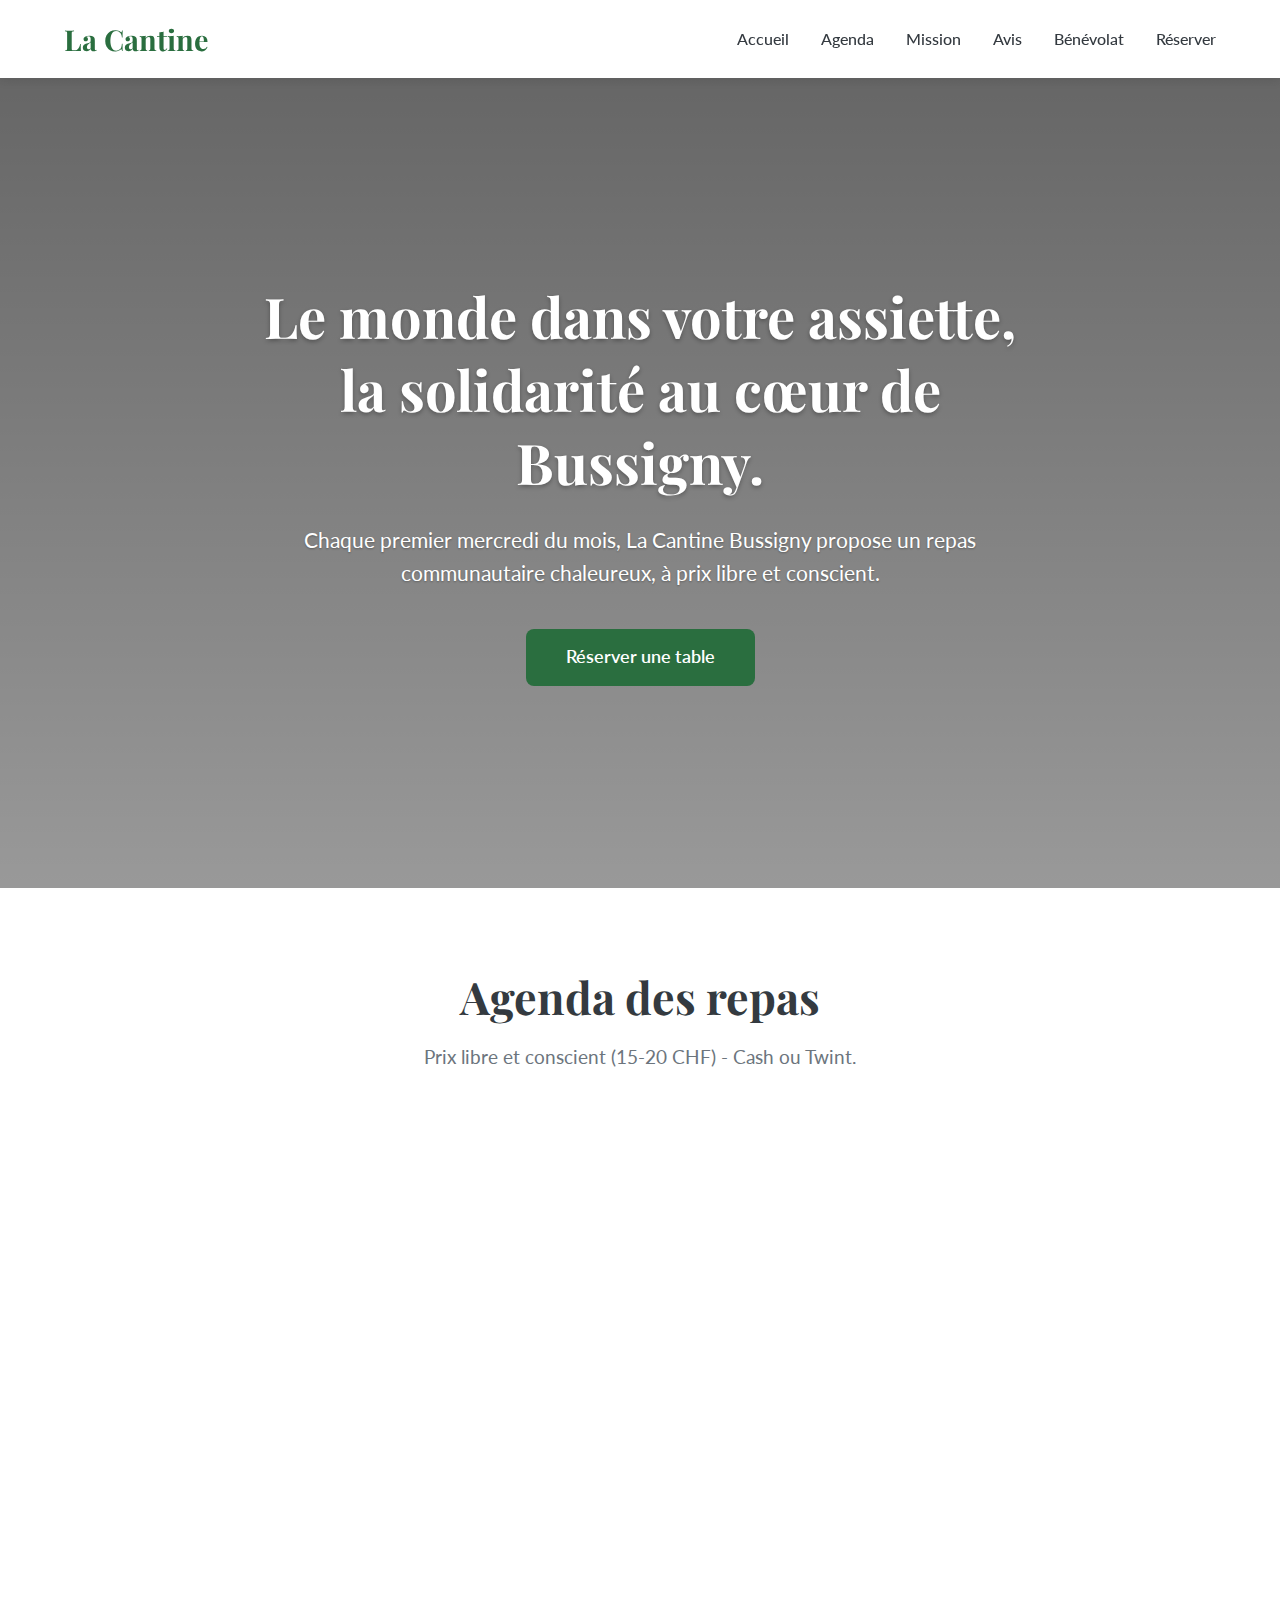
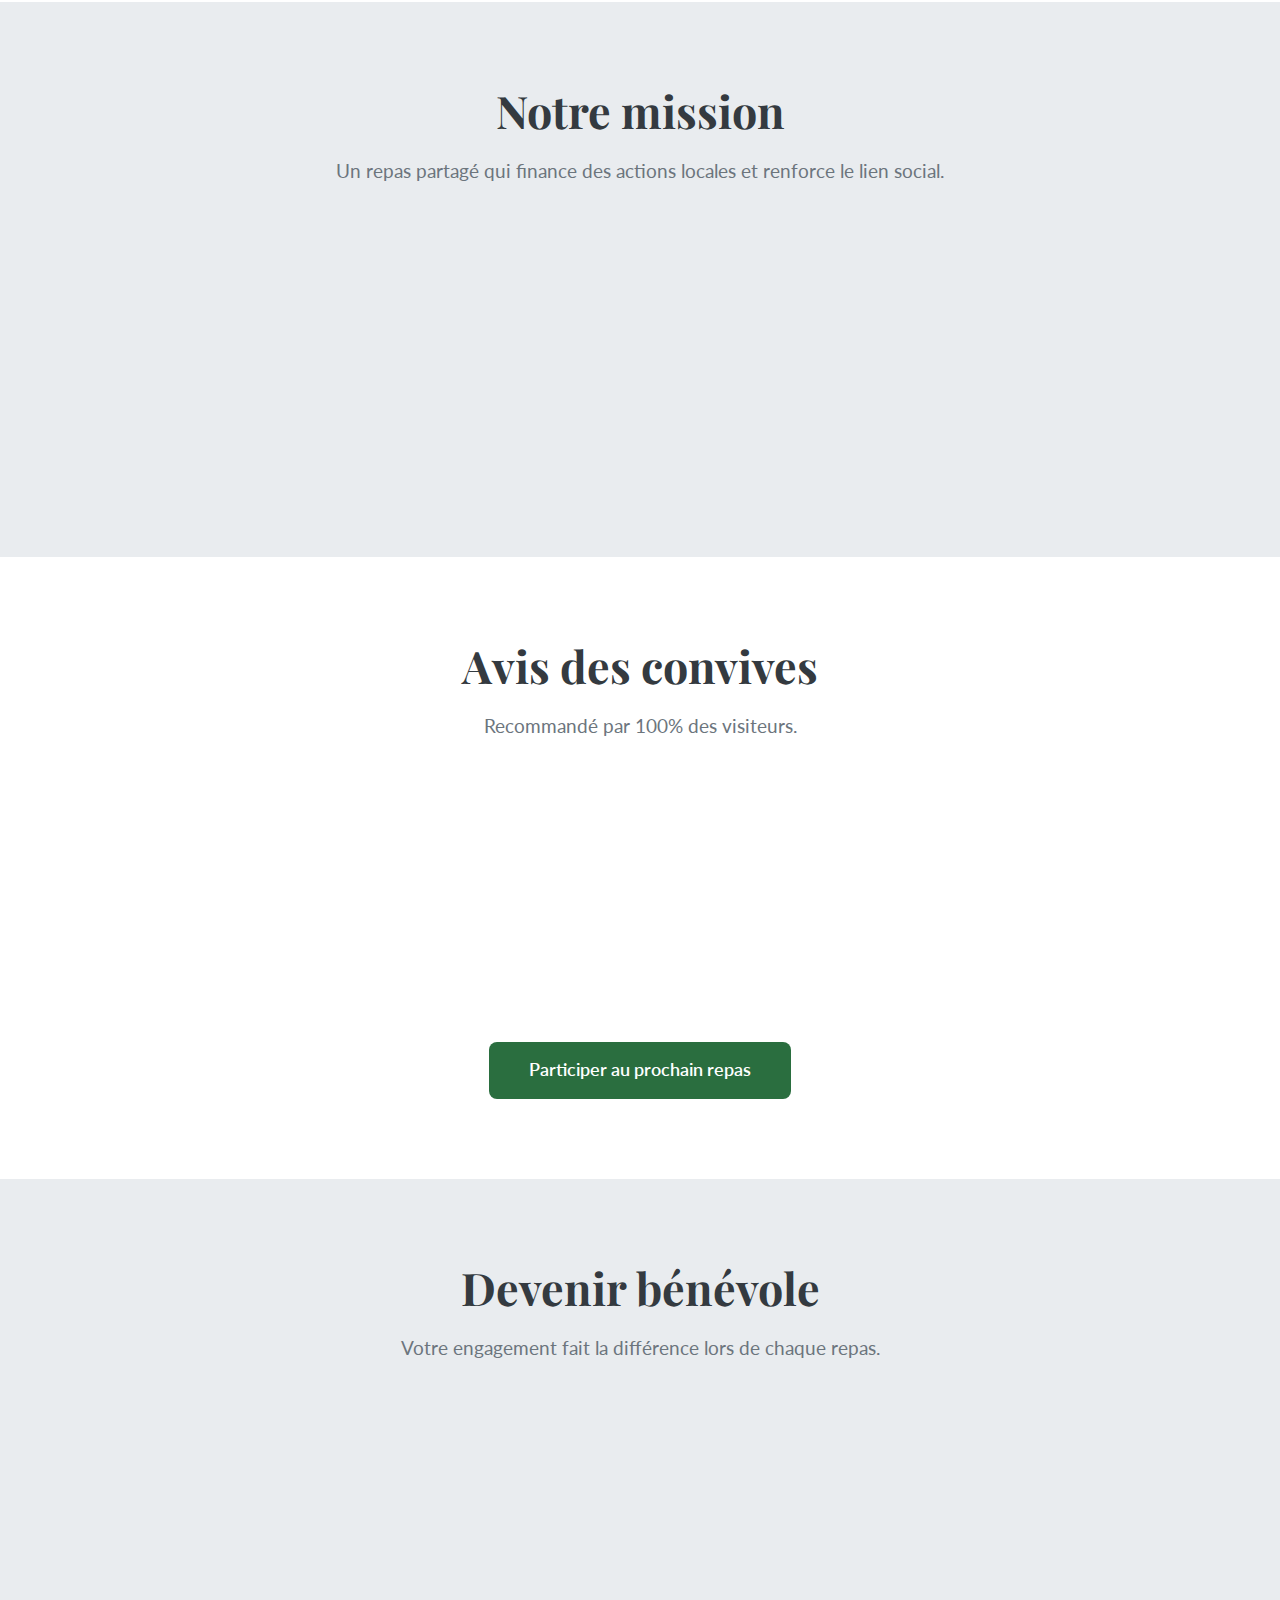
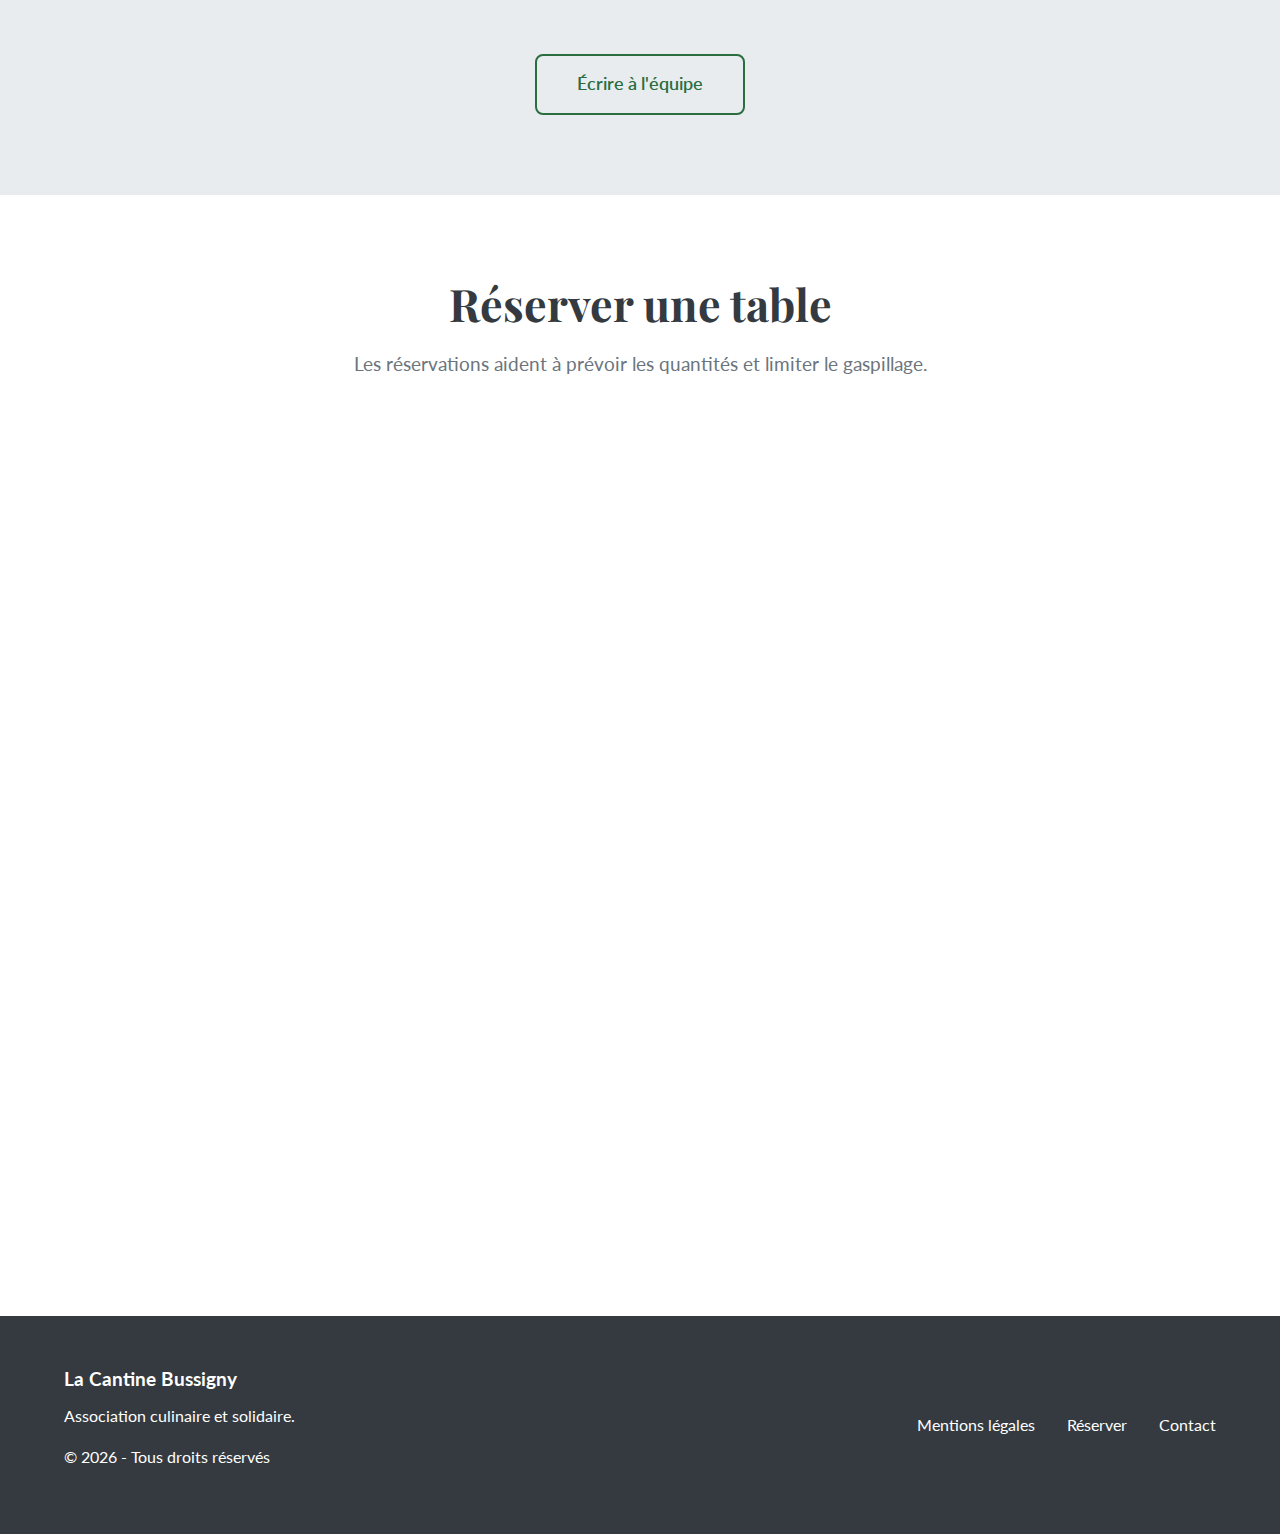
<file: index.html>
<!DOCTYPE html>
<html lang="fr">
<head>
  <meta charset="UTF-8">
  <meta name="viewport" content="width=device-width, initial-scale=1.0">
  <title>La Cantine Bussigny - Repas communautaires solidaires</title>
  <meta name="description" content="La Cantine Bussigny organise des repas communautaires solidaires chaque mois. Découvrez nos menus, réservez votre place et soutenez des actions locales.">
  <meta name="keywords" content="La Cantine Bussigny, repas communautaires, solidarité, Bussigny, association, bénévolat, réservation">
  <meta name="author" content="La Cantine Bussigny">
  <meta property="og:title" content="La Cantine Bussigny - Repas communautaires solidaires">
  <meta property="og:description" content="Repas communautaires solidaires à Bussigny. Réservez votre place et soutenez nos actions locales.">
  <meta property="og:image" content="https://images.unsplash.com/photo-1504674900247-0877df9cc836?auto=format&fit=crop&w=1200&q=80">
  <meta property="og:type" content="website">
  <meta property="og:url" content="https://lacantine-bussigny.github.io/">
  <link rel="manifest" href="manifest.json">
  <link rel="icon" href="data:image/svg+xml,<svg xmlns=%22http://www.w3.org/2000/svg%22 viewBox=%220 0 100 100%22><text y=%22.9em%22 font-size=%2290%22>🍽️</text></svg>">
  <link rel="icon" type="image/png" href="https://images.unsplash.com/photo-1504674900247-0877df9cc836?auto=format&fit=crop&w=64&q=80">
  <link rel="preconnect" href="https://fonts.googleapis.com">
  <link rel="preconnect" href="https://fonts.gstatic.com" crossorigin>
  <link href="https://fonts.googleapis.com/css2?family=Lato:wght@300;400;700&family=Playfair+Display:wght@500;700&display=swap" rel="stylesheet">
  <style>
    /* Variables CSS */
    :root {
      --primary-color: #2a6e3f;
      --primary-dark: #1e4f2c;
      --secondary-color: #d4a55e;
      --light-color: #f8f9fa;
      --dark-color: #343a40;
      --gray-color: #6c757d;
      --light-gray: #e9ecef;
      --transition: all 0.3s ease;
      --shadow: 0 4px 12px rgba(0, 0, 0, 0.08);
      --shadow-hover: 0 8px 24px rgba(0, 0, 0, 0.12);
      --border-radius: 8px;
    }

    /* Reset et base */
    * {
      margin: 0;
      padding: 0;
      box-sizing: border-box;
    }

    html {
      scroll-behavior: smooth;
    }

    body {
      font-family: 'Lato', sans-serif;
      line-height: 1.6;
      color: var(--dark-color);
      overflow-x: hidden;
    }

    h1, h2, h3, h4 {
      font-family: 'Playfair Display', serif;
      font-weight: 700;
      line-height: 1.3;
      margin-bottom: 1rem;
    }

    h1 {
      font-size: clamp(2.5rem, 5vw, 3.5rem);
    }

    h2 {
      font-size: clamp(2rem, 4vw, 2.8rem);
    }

    h3 {
      font-size: clamp(1.5rem, 3vw, 1.8rem);
    }

    p {
      margin-bottom: 1rem;
    }

    a {
      text-decoration: none;
      color: inherit;
    }

    img {
      max-width: 100%;
      height: auto;
    }

    .container {
      width: 100%;
      max-width: 1200px;
      margin: 0 auto;
      padding: 0 1.5rem;
    }

    .section {
      padding: 5rem 0;
    }

    .section.alt {
      background-color: var(--light-gray);
    }

    .section-heading {
      text-align: center;
      margin-bottom: 3rem;
    }

    .section-heading p {
      font-size: 1.2rem;
      color: var(--gray-color);
      max-width: 700px;
      margin: 0 auto;
    }

    /* Header */
    .site-header {
      position: sticky;
      top: 0;
      z-index: 1000;
      background-color: rgba(255, 255, 255, 0.95);
      backdrop-filter: blur(10px);
      box-shadow: 0 2px 10px rgba(0, 0, 0, 0.1);
      padding: 1rem 0;
    }

    .header-inner {
      display: flex;
      justify-content: space-between;
      align-items: center;
    }

    .logo {
      font-family: 'Playfair Display', serif;
      font-size: 1.8rem;
      font-weight: 700;
      color: var(--primary-color);
      transition: var(--transition);
    }

    .logo:hover {
      color: var(--primary-dark);
    }

    .burger {
      display: none;
      background: none;
      border: none;
      cursor: pointer;
      width: 30px;
      height: 30px;
      flex-direction: column;
      justify-content: space-between;
      padding: 0;
      z-index: 1001;
    }

    .burger span {
      display: block;
      height: 3px;
      width: 100%;
      background-color: var(--primary-color);
      transition: var(--transition);
      border-radius: 3px;
    }

    .burger.active span:nth-child(1) {
      transform: translateY(11px) rotate(45deg);
    }

    .burger.active span:nth-child(2) {
      opacity: 0;
    }

    .burger.active span:nth-child(3) {
      transform: translateY(-11px) rotate(-45deg);
    }

    .nav {
      display: flex;
      gap: 2rem;
    }

    .nav a {
      position: relative;
      padding: 0.5rem 0;
      font-weight: 500;
      transition: var(--transition);
    }

    .nav a:hover {
      color: var(--primary-color);
    }

    .nav a::after {
      content: '';
      position: absolute;
      bottom: 0;
      left: 0;
      width: 0;
      height: 2px;
      background-color: var(--primary-color);
      transition: var(--transition);
    }

    .nav a:hover::after {
      width: 100%;
    }

    /* Hero */
    .hero {
      position: relative;
      min-height: 90vh;
      display: flex;
      align-items: center;
      background: linear-gradient(rgba(0, 0, 0, 0.6), rgba(0, 0, 0, 0.4)), 
                  url('https://images.unsplash.com/photo-1504674900247-0877df9cc836?auto=format&fit=crop&w=1600&q=80') center/cover no-repeat;
      color: white;
      text-align: center;
    }

    .hero-content {
      position: relative;
      z-index: 2;
      max-width: 800px;
    }

    .hero h1 {
      margin-bottom: 1.5rem;
      text-shadow: 0 2px 4px rgba(0, 0, 0, 0.3);
    }

    .hero p {
      font-size: 1.3rem;
      margin-bottom: 2.5rem;
      text-shadow: 0 1px 2px rgba(0, 0, 0, 0.3);
    }

    /* Boutons */
    .button {
      display: inline-block;
      background-color: var(--primary-color);
      color: white;
      padding: 0.9rem 2.5rem;
      border-radius: var(--border-radius);
      font-weight: 600;
      border: none;
      cursor: pointer;
      transition: var(--transition);
      font-size: 1.1rem;
      text-align: center;
    }

    .button:hover {
      background-color: var(--primary-dark);
      transform: translateY(-3px);
      box-shadow: var(--shadow-hover);
    }

    .button.ghost {
      background-color: transparent;
      border: 2px solid var(--primary-color);
      color: var(--primary-color);
    }

    .button.ghost:hover {
      background-color: var(--primary-color);
      color: white;
    }

    /* Cards */
    .cards {
      display: grid;
      grid-template-columns: repeat(auto-fit, minmax(300px, 1fr));
      gap: 2rem;
      margin-bottom: 2rem;
    }

    .card {
      background: white;
      border-radius: var(--border-radius);
      padding: 2rem;
      box-shadow: var(--shadow);
      transition: var(--transition);
      height: 100%;
    }

    .card:hover {
      transform: translateY(-10px);
      box-shadow: var(--shadow-hover);
    }

    .card.highlight {
      border-top: 5px solid var(--secondary-color);
    }

    .card.muted {
      opacity: 0.8;
    }

    .card h3 {
      color: var(--primary-color);
      margin-bottom: 1rem;
    }

    .card-status {
      display: inline-block;
      padding: 0.3rem 0.8rem;
      background-color: var(--light-color);
      border-radius: 20px;
      font-size: 0.9rem;
      margin-bottom: 1rem;
      font-weight: 600;
    }

    /* Témoignage */
    .testimonial {
      max-width: 800px;
      margin: 0 auto;
      padding: 3rem;
      background-color: white;
      border-radius: var(--border-radius);
      box-shadow: var(--shadow);
      text-align: center;
      position: relative;
    }

    .testimonial p {
      font-size: 1.3rem;
      font-style: italic;
      margin-bottom: 2rem;
      position: relative;
    }

    .testimonial p::before,
    .testimonial p::after {
      content: '"';
      font-size: 3rem;
      color: var(--secondary-color);
      position: absolute;
      opacity: 0.3;
    }

    .testimonial p::before {
      top: -1.5rem;
      left: -1rem;
    }

    .testimonial p::after {
      bottom: -2.5rem;
      right: -1rem;
    }

    .testimonial span {
      font-weight: 700;
      color: var(--primary-color);
    }

    /* Formulaire de réservation */
    .contact-grid {
      display: grid;
      grid-template-columns: repeat(auto-fit, minmax(300px, 1fr));
      gap: 3rem;
    }

    .contact-info h3 {
      margin-bottom: 1.5rem;
      color: var(--primary-color);
    }

    .contact-info p {
      margin-bottom: 0.8rem;
    }

    .map-wrapper {
      margin-top: 2rem;
      border-radius: var(--border-radius);
      overflow: hidden;
      box-shadow: var(--shadow);
    }

    .map-wrapper iframe {
      width: 100%;
      height: 250px;
      border: none;
      display: block;
    }

    .contact-form {
      display: flex;
      flex-direction: column;
    }

    .contact-form label {
      margin-bottom: 0.5rem;
      font-weight: 600;
    }

    .contact-form input,
    .contact-form textarea,
    .contact-form select {
      margin-bottom: 1.5rem;
      padding: 0.9rem;
      border: 1px solid #ddd;
      border-radius: var(--border-radius);
      font-family: 'Lato', sans-serif;
      font-size: 1rem;
      transition: var(--transition);
    }

    .contact-form input:focus,
    .contact-form textarea:focus,
    .contact-form select:focus {
      outline: none;
      border-color: var(--primary-color);
      box-shadow: 0 0 0 3px rgba(42, 110, 63, 0.2);
    }

    .hidden {
      display: none;
    }

    /* Footer */
    .site-footer {
      background-color: var(--dark-color);
      color: white;
      padding: 3rem 0;
    }

    .footer-inner {
      display: flex;
      justify-content: space-between;
      align-items: center;
      flex-wrap: wrap;
      gap: 2rem;
    }

    .footer-links {
      display: flex;
      gap: 2rem;
    }

    .footer-links a {
      transition: var(--transition);
    }

    .footer-links a:hover {
      color: var(--secondary-color);
    }

    /* Animations */
    @keyframes fadeIn {
      from { opacity: 0; transform: translateY(20px); }
      to { opacity: 1; transform: translateY(0); }
    }

    .fade-in {
      animation: fadeIn 0.8s ease-out forwards;
    }

    /* Responsive */
    @media (max-width: 992px) {
      .section {
        padding: 4rem 0;
      }
    }

    @media (max-width: 768px) {
      .burger {
        display: flex;
      }

      .nav {
        position: fixed;
        top: 0;
        right: -100%;
        width: 70%;
        height: 100vh;
        background-color: white;
        flex-direction: column;
        justify-content: center;
        align-items: center;
        gap: 2rem;
        transition: var(--transition);
        box-shadow: -5px 0 15px rgba(0, 0, 0, 0.1);
      }

      .nav.active {
        right: 0;
      }

      .hero {
        min-height: 80vh;
      }

      .cards {
        grid-template-columns: 1fr;
      }

      .contact-grid {
        grid-template-columns: 1fr;
      }

      .footer-inner {
        flex-direction: column;
        text-align: center;
      }

      .footer-links {
        flex-direction: column;
        gap: 1rem;
      }
    }

    @media (max-width: 480px) {
      .section {
        padding: 3rem 0;
      }

      .testimonial {
        padding: 2rem 1.5rem;
      }

      .button {
        width: 100%;
        padding: 1rem;
      }
    }

    /* Accessibilité */
    .sr-only {
      position: absolute;
      width: 1px;
      height: 1px;
      padding: 0;
      margin: -1px;
      overflow: hidden;
      clip: rect(0, 0, 0, 0);
      white-space: nowrap;
      border: 0;
    }

    :focus {
      outline: 3px solid var(--primary-color);
      outline-offset: 3px;
    }

    /* Performance optimisations */
    img[loading="lazy"] {
      opacity: 0;
      transition: opacity 0.3s;
    }

    img[loading="lazy"].loaded {
      opacity: 1;
    }
  </style>
</head>
<body>
  <a href="#main-content" class="sr-only">Aller au contenu principal</a>
  
  <header class="site-header">
    <div class="container header-inner">
      <a class="logo" href="#accueil" aria-label="La Cantine - Retour à l'accueil">La Cantine</a>
      <button class="burger" type="button" aria-label="Ouvrir le menu" aria-expanded="false" aria-controls="primary-nav">
        <span></span>
        <span></span>
        <span></span>
      </button>
      <nav id="primary-nav" class="nav" aria-label="Navigation principale">
        <a href="#accueil">Accueil</a>
        <a href="#agenda">Agenda</a>
        <a href="#mission">Mission</a>
        <a href="#avis">Avis</a>
        <a href="#benevolat">Bénévolat</a>
        <a href="#reserver">Réserver</a>
      </nav>
    </div>
  </header>

  <main id="main-content">
    <section id="accueil" class="hero">
      <div class="container hero-content fade-in">
        <h1>Le monde dans votre assiette, la solidarité au cœur de Bussigny.</h1>
        <p>Chaque premier mercredi du mois, La Cantine Bussigny propose un repas communautaire chaleureux, à prix libre et conscient.</p>
        <a class="button" href="#reserver">Réserver une table</a>
      </div>
    </section>

    <section id="agenda" class="section">
      <div class="container">
        <div class="section-heading">
          <h2>Agenda des repas</h2>
          <p>Prix libre et conscient (15-20 CHF) - Cash ou Twint.</p>
        </div>
        <div class="cards">
          <article class="card highlight fade-in">
            <h3>Mercredi 4 février</h3>
            <p class="card-status">Ouvert aux réservations</p>
            <p><strong>Destination :</strong> Algérie</p>
            <p><strong>Plat :</strong> Berkoukes traditionnel</p>
            <p><strong>Horaires :</strong> 19h00 - 22h00</p>
            <a class="button" href="#reserver" style="margin-top: 1rem; display: inline-block;">Réserver</a>
          </article>
          <article class="card muted fade-in" style="animation-delay: 0.1s">
            <h3>Mercredi 4 mars</h3>
            <p class="card-status">Bientôt</p>
            <p>Programme en préparation.</p>
            <p><em>Thème à annoncer</em></p>
          </article>
          <article class="card muted fade-in" style="animation-delay: 0.2s">
            <h3>Mercredi 1er avril</h3>
            <p class="card-status">Bientôt</p>
            <p>Programme en préparation.</p>
            <p><em>Thème à annoncer</em></p>
          </article>
        </div>
      </div>
    </section>

    <section id="mission" class="section alt">
      <div class="container">
        <div class="section-heading">
          <h2>Notre mission</h2>
          <p>Un repas partagé qui finance des actions locales et renforce le lien social.</p>
        </div>
        <div class="cards">
          <article class="card fade-in">
            <h3>Aide alimentaire</h3>
            <p>Les bénéfices soutiennent directement nos distributions mensuelles de nourriture aux familles dans le besoin.</p>
          </article>
          <article class="card fade-in" style="animation-delay: 0.1s">
            <h3>Noël solidaire</h3>
            <p>Chaque année, nous organisons un repas festif gratuit pour plus de 100 familles locales.</p>
          </article>
          <article class="card fade-in" style="animation-delay: 0.2s">
            <h3>Lien social</h3>
            <p>La Cantine est un lieu de rencontres intergénérationnelles et inclusives qui brise l'isolement.</p>
          </article>
        </div>
      </div>
    </section>

    <section id="avis" class="section">
      <div class="container">
        <div class="section-heading">
          <h2>Avis des convives</h2>
          <p>Recommandé par 100% des visiteurs.</p>
        </div>
        <div class="testimonial fade-in">
          <p>"Merci pour ce savoureux repas, le service impeccable et la bonne humeur. À très vite pour de nouvelles découvertes gastronomiques."</p>
          <span>Aitor Ibarrola</span>
        </div>
        <div style="text-align: center; margin-top: 2rem;">
          <a href="#reserver" class="button">Participer au prochain repas</a>
        </div>
      </div>
    </section>

    <section id="benevolat" class="section alt">
      <div class="container">
        <div class="section-heading">
          <h2>Devenir bénévole</h2>
          <p>Votre engagement fait la différence lors de chaque repas.</p>
        </div>
        <div class="cards">
          <article class="card fade-in">
            <h3>Cuisine</h3>
            <p>Préparation du menu avec l'équipe et transmission des recettes. Partagez vos talents culinaires!</p>
          </article>
          <article class="card fade-in" style="animation-delay: 0.1s">
            <h3>Service</h3>
            <p>Accueil des convives, service en salle et convivialité. Soyz le sourire de la Cantine!</p>
          </article>
          <article class="card fade-in" style="animation-delay: 0.2s">
            <h3>Logistique</h3>
            <p>Installation, rangement et coordination des espaces. L'organisation est essentielle!</p>
          </article>
        </div>
        <div style="text-align: center; margin-top: 2rem;">
          <a class="button ghost" href="mailto:lacantine.bussigny@gmail.ch?subject=Devenir bénévole">Écrire à l'équipe</a>
        </div>
      </div>
    </section>

    <section id="reserver" class="section">
      <div class="container">
        <div class="section-heading">
          <h2>Réserver une table</h2>
          <p>Les réservations aident à prévoir les quantités et limiter le gaspillage.</p>
        </div>
        <div class="contact-grid">
          <div class="contact-info fade-in">
            <h3>Coordonnées</h3>
            <p><strong>La Cantine Bussigny</strong></p>
            <p>Rue de Lausanne 3, 1030 Bussigny, Suisse</p>
            <p><strong>Téléphone :</strong> 077 473 73 64</p>
            <p><strong>Email :</strong> lacantine.bussigny@gmail.ch</p>
            <p><strong>Paiement sur place :</strong> Cash ou Twint</p>
            <p><strong>Horaires des repas :</strong> 19h00 - 22h00</p>
            <div class="map-wrapper">
              <iframe title="Carte La Cantine Bussigny" src="https://www.google.com/maps/embed?pb=!1m18!1m12!1m3!1d2744.556103377555!2d6.554587315599487!3d46.55167547912815!2m3!1f0!2f0!3f0!3m2!1i1024!2i768!4f13.1!3m3!1m2!1s0x478c31d0cb32f1e5%3A0x5f17e3c5c0e7e4c6!2sRue%20de%20Lausanne%203%2C%201030%20Bussigny!5e0!3m2!1sfr!2sch!4v1645731234567!5m2!1sfr!2sch" loading="lazy" allowfullscreen></iframe>
            </div>
          </div>
          <form class="contact-form fade-in" action="https://formsubmit.co/lacantine.bussigny@gmail.ch" method="POST">
            <input type="hidden" name="_next" value="https://lacantine-bussigny.github.io/merci.html">
            <input type="hidden" name="_captcha" value="false">
            <input type="text" name="_honey" class="hidden" tabindex="-1" autocomplete="off">
            <input type="hidden" name="_subject" value="Nouvelle réservation La Cantine Bussigny">

            <label for="name">Nom et prénom *</label>
            <input id="name" name="name" type="text" required>

            <label for="email">Email *</label>
            <input id="email" name="email" type="email" required>

            <label for="phone">Téléphone *</label>
            <input id="phone" name="phone" type="tel" required>

            <label for="date">Date souhaitée *</label>
            <select id="date" name="date" required>
              <option value="">Sélectionnez une date</option>
              <option value="2026-02-04">Mercredi 4 février 2026</option>
              <option value="2026-03-04">Mercredi 4 mars 2026</option>
              <option value="2026-04-01">Mercredi 1er avril 2026</option>
            </select>

            <label for="guests">Nombre de personnes *</label>
            <input id="guests" name="guests" type="number" min="1" max="20" required>

            <label for="note">Remarques (allergies alimentaires, etc.)</label>
            <textarea id="note" name="note" rows="4" placeholder="Avez-vous des allergies ou des préférences alimentaires?"></textarea>

            <button class="button" type="submit">Envoyer la réservation</button>
            <p style="font-size: 0.9rem; margin-top: 1rem; color: var(--gray-color);">* Champs obligatoires</p>
          </form>
        </div>
      </div>
    </section>
  </main>

  <footer class="site-footer">
    <div class="container footer-inner">
      <div>
        <p style="font-size: 1.2rem; font-weight: 700; margin-bottom: 0.5rem;">La Cantine Bussigny</p>
        <p>Association culinaire et solidaire.</p>
        <p style="margin-top: 1rem;">© 2026 - Tous droits réservés</p>
      </div>
      <div class="footer-links">
        <a href="legales.html">Mentions légales</a>
        <a href="#reserver">Réserver</a>
        <a href="mailto:lacantine.bussigny@gmail.ch">Contact</a>
      </div>
    </div>
  </footer>

  <script>
    // Menu mobile
    const burger = document.querySelector('.burger');
    const nav = document.querySelector('.nav');
    const navLinks = document.querySelectorAll('.nav a');
    
    burger.addEventListener('click', () => {
      burger.classList.toggle('active');
      nav.classList.toggle('active');
      burger.setAttribute('aria-expanded', burger.classList.contains('active'));
    });
    
    // Fermer le menu en cliquant sur un lien
    navLinks.forEach(link => {
      link.addEventListener('click', () => {
        burger.classList.remove('active');
        nav.classList.remove('active');
        burger.setAttribute('aria-expanded', 'false');
      });
    });
    
    // Lazy loading des images
    document.addEventListener('DOMContentLoaded', function() {
      const lazyImages = document.querySelectorAll('img[loading="lazy"]');
      
      if ('IntersectionObserver' in window) {
        const imageObserver = new IntersectionObserver((entries, observer) => {
          entries.forEach(entry => {
            if (entry.isIntersecting) {
              const img = entry.target;
              img.classList.add('loaded');
              observer.unobserve(img);
            }
          });
        });
        
        lazyImages.forEach(img => imageObserver.observe(img));
      } else {
        // Fallback pour les anciens navigateurs
        lazyImages.forEach(img => {
          img.classList.add('loaded');
        });
      }
    });
    
    // Animation au défilement
    const fadeElements = document.querySelectorAll('.fade-in');
    
    const fadeObserver = new IntersectionObserver((entries) => {
      entries.forEach(entry => {
        if (entry.isIntersecting) {
          entry.target.style.opacity = '1';
          entry.target.style.transform = 'translateY(0)';
        }
      });
    }, {
      threshold: 0.1
    });
    
    fadeElements.forEach(el => {
      el.style.opacity = '0';
      el.style.transform = 'translateY(20px)';
      el.style.transition = 'opacity 0.8s ease, transform 0.8s ease';
      fadeObserver.observe(el);
    });
    
    // Validation du formulaire
    const form = document.querySelector('.contact-form');
    if (form) {
      form.addEventListener('submit', function(e) {
        const phone = document.getElementById('phone');
        const phoneRegex = /^[\+]?[0-9\s\-\(\)]{10,}$/;
        
        if (!phoneRegex.test(phone.value.replace(/\s/g, ''))) {
          alert('Veuillez entrer un numéro de téléphone valide.');
          phone.focus();
          e.preventDefault();
          return false;
        }
        
        const guests = document.getElementById('guests');
        if (guests.value < 1 || guests.value > 20) {
          alert('Le nombre de personnes doit être entre 1 et 20.');
          guests.focus();
          e.preventDefault();
          return false;
        }
        
        // Soumission réussie
        console.log('Formulaire validé, envoi en cours...');
      });
    }
  </script>
</body>
</html>
</file>
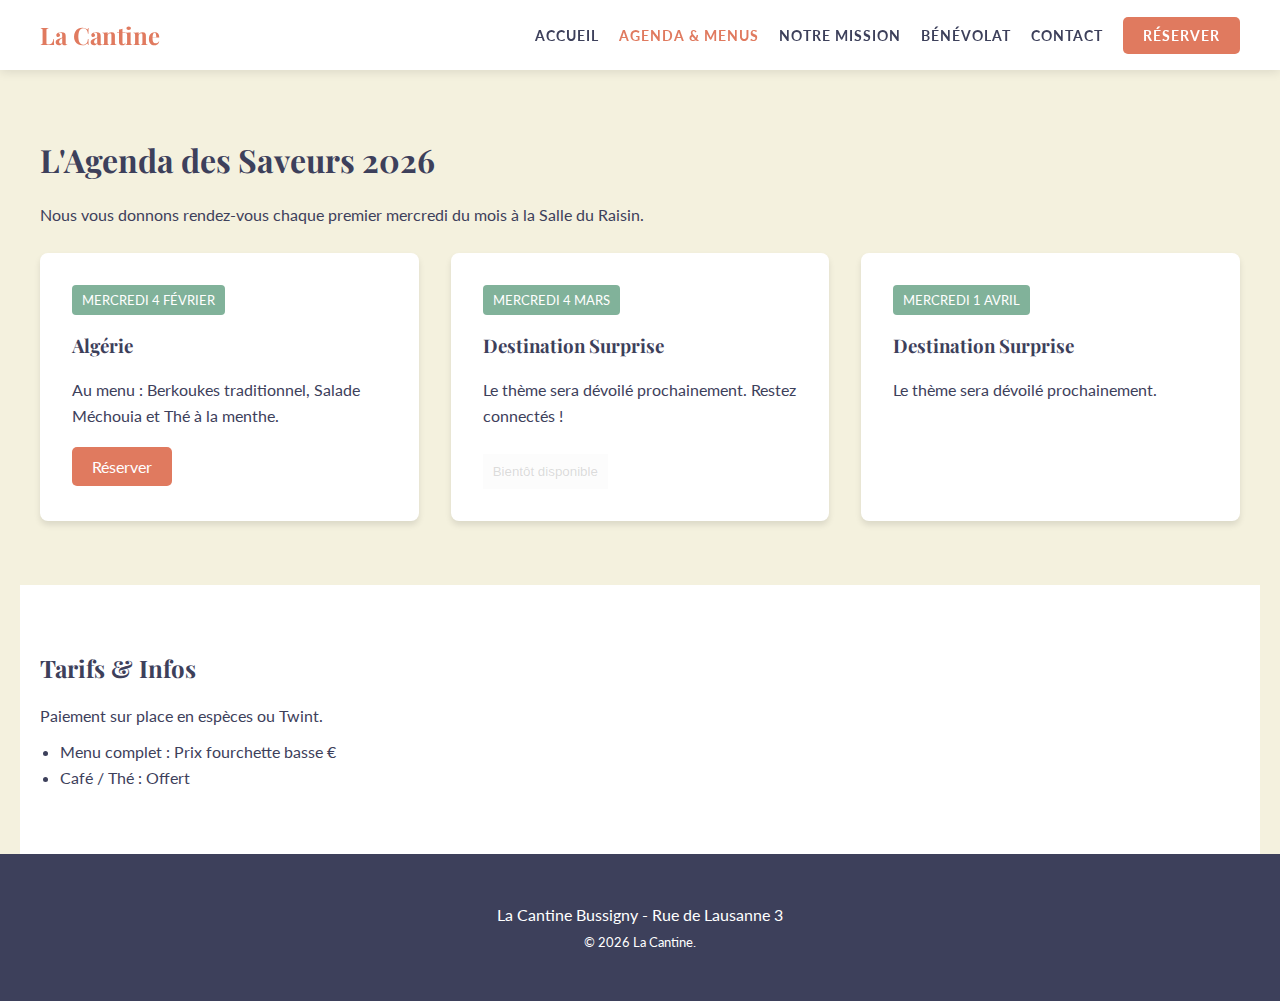
<file: agenda.html>
<!DOCTYPE html>
<html lang="fr">
<head>
    <meta charset="UTF-8">
    <meta name="viewport" content="width=device-width, initial-scale=1.0">
    <title>Agenda - La Cantine Bussigny</title>
    <link href="https://fonts.googleapis.com/css2?family=Lato:wght@400;700&family=Playfair+Display:wght@400;700&display=swap" rel="stylesheet">
    <link rel="stylesheet" href="style.css">
</head>
<body>

    <header>
        <nav class="navbar">
            <div class="logo">La Cantine</div>
            <ul class="nav-links">
                <li><a href="index.html">Accueil</a></li>
                <li><a href="agenda.html" class="active">Agenda & Menus</a></li>
                <li><a href="mission.html">Notre Mission</a></li>
                <li><a href="benevole.html">Bénévolat</a></li>
                <li><a href="contact.html">Contact</a></li>
                <li><a href="contact.html#reservation" class="btn-reserve">Réserver</a></li>
            </ul>
            <div class="burger">
                <div class="line1"></div>
                <div class="line2"></div>
                <div class="line3"></div>
            </div>
        </nav>
    </header>

    <section class="container">
        <h1>L'Agenda des Saveurs 2026</h1>
        <p>Nous vous donnons rendez-vous chaque premier mercredi du mois à la Salle du Raisin.</p>
        
        <br>
        
        <div class="card-grid">
            <div class="card">
                <div class="card-content">
                    <span class="card-date">Mercredi 4 Février</span>
                    <h3>Algérie</h3>
                    <p>Au menu : Berkoukes traditionnel, Salade Méchouia et Thé à la menthe.</p>
                    <br>
                    <a href="contact.html#reservation" class="btn-reserve">Réserver</a>
                </div>
            </div>

            <div class="card">
                <div class="card-content">
                    <span class="card-date">Mercredi 4 Mars</span>
                    <h3>Destination Surprise</h3>
                    <p>Le thème sera dévoilé prochainement. Restez connectés !</p>
                    <br>
                    <button disabled style="opacity: 0.5; cursor: not-allowed; padding: 10px; border:none;">Bientôt disponible</button>
                </div>
            </div>

            <div class="card">
                <div class="card-content">
                    <span class="card-date">Mercredi 1 Avril</span>
                    <h3>Destination Surprise</h3>
                    <p>Le thème sera dévoilé prochainement.</p>
                </div>
            </div>
        </div>
    </section>

    <section class="container" style="background-color: white;">
        <h2>Tarifs & Infos</h2>
        <p>Paiement sur place en espèces ou Twint.</p>
        <ul style="margin-left: 20px; margin-top: 10px;">
            <li>Menu complet : Prix fourchette basse €</li>
            <li>Café / Thé : Offert</li>
        </ul>
    </section>

    <footer>
        <p>La Cantine Bussigny - Rue de Lausanne 3</p>
        <small>&copy; 2026 La Cantine.</small>
    </footer>

    <script src="app.js"></script>
</body>
</html>
</file>
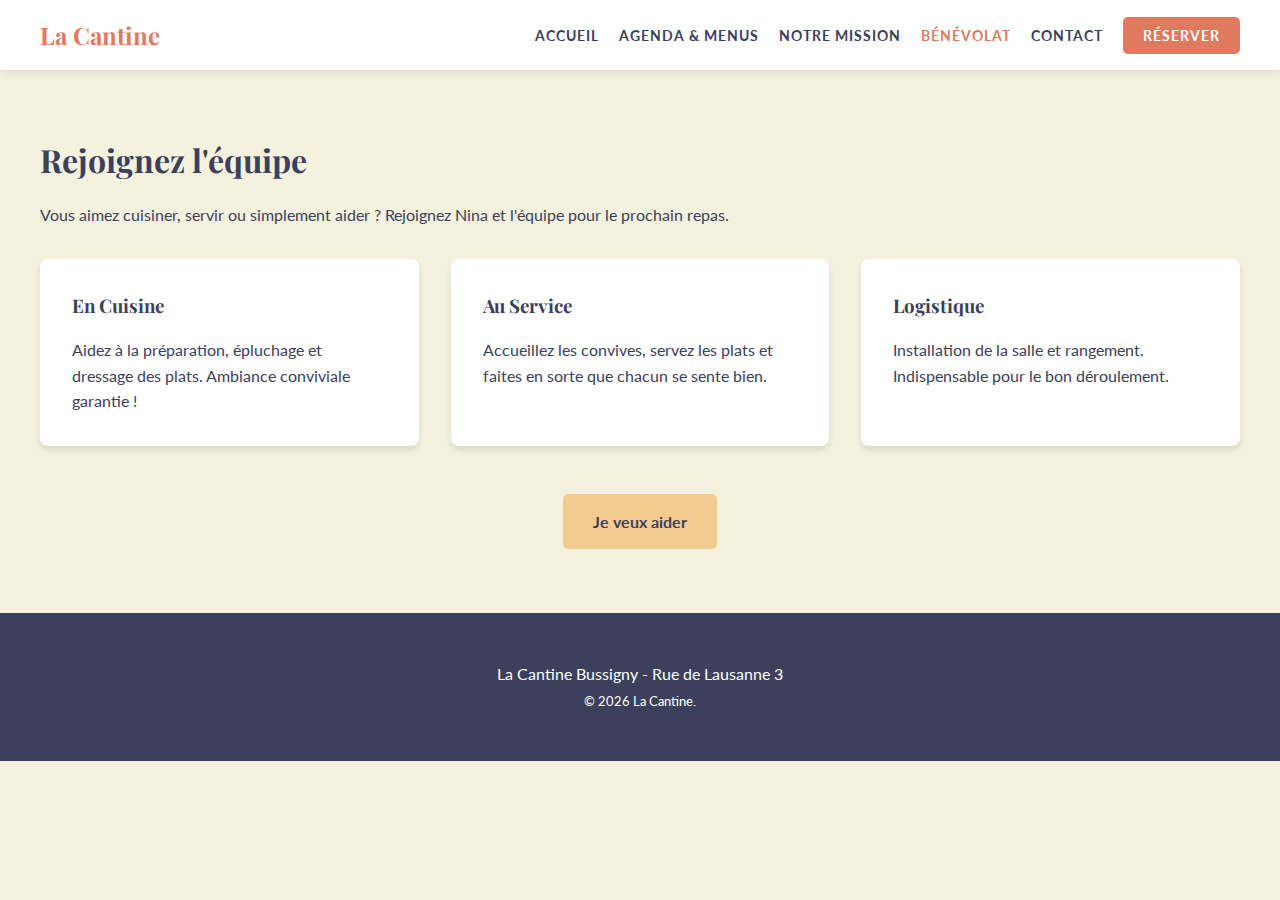
<file: benevole.html>
<!DOCTYPE html>
<html lang="fr">
<head>
    <meta charset="UTF-8">
    <meta name="viewport" content="width=device-width, initial-scale=1.0">
    <title>Bénévolat - La Cantine</title>
    <link href="https://fonts.googleapis.com/css2?family=Lato:wght@400;700&family=Playfair+Display:wght@400;700&display=swap" rel="stylesheet">
    <link rel="stylesheet" href="style.css">
</head>
<body>

    <header>
        <nav class="navbar">
            <div class="logo">La Cantine</div>
            <ul class="nav-links">
                <li><a href="index.html">Accueil</a></li>
                <li><a href="agenda.html">Agenda & Menus</a></li>
                <li><a href="mission.html">Notre Mission</a></li>
                <li><a href="benevole.html" class="active">Bénévolat</a></li>
                <li><a href="contact.html">Contact</a></li>
                <li><a href="contact.html#reservation" class="btn-reserve">Réserver</a></li>
            </ul>
            <div class="burger">
                <div class="line1"></div>
                <div class="line2"></div>
                <div class="line3"></div>
            </div>
        </nav>
    </header>

    <section class="container">
        <h1>Rejoignez l'équipe</h1>
        <p>Vous aimez cuisiner, servir ou simplement aider ? Rejoignez Nina et l'équipe pour le prochain repas.</p>
        
        <div class="card-grid" style="margin-top: 2rem;">
            <div class="card">
                <div class="card-content">
                    <h3>En Cuisine</h3>
                    <p>Aidez à la préparation, épluchage et dressage des plats. Ambiance conviviale garantie !</p>
                </div>
            </div>
            <div class="card">
                <div class="card-content">
                    <h3>Au Service</h3>
                    <p>Accueillez les convives, servez les plats et faites en sorte que chacun se sente bien.</p>
                </div>
            </div>
            <div class="card">
                <div class="card-content">
                    <h3>Logistique</h3>
                    <p>Installation de la salle et rangement. Indispensable pour le bon déroulement.</p>
                </div>
            </div>
        </div>

        <div style="text-align: center; margin-top: 3rem;">
            <a href="mailto:lacantine.bussigny@gmail.ch" class="btn-hero">Je veux aider</a>
        </div>
    </section>

    <footer>
        <p>La Cantine Bussigny - Rue de Lausanne 3</p>
        <small>&copy; 2026 La Cantine.</small>
    </footer>

    <script src="app.js"></script>
</body>
</html>
</file>
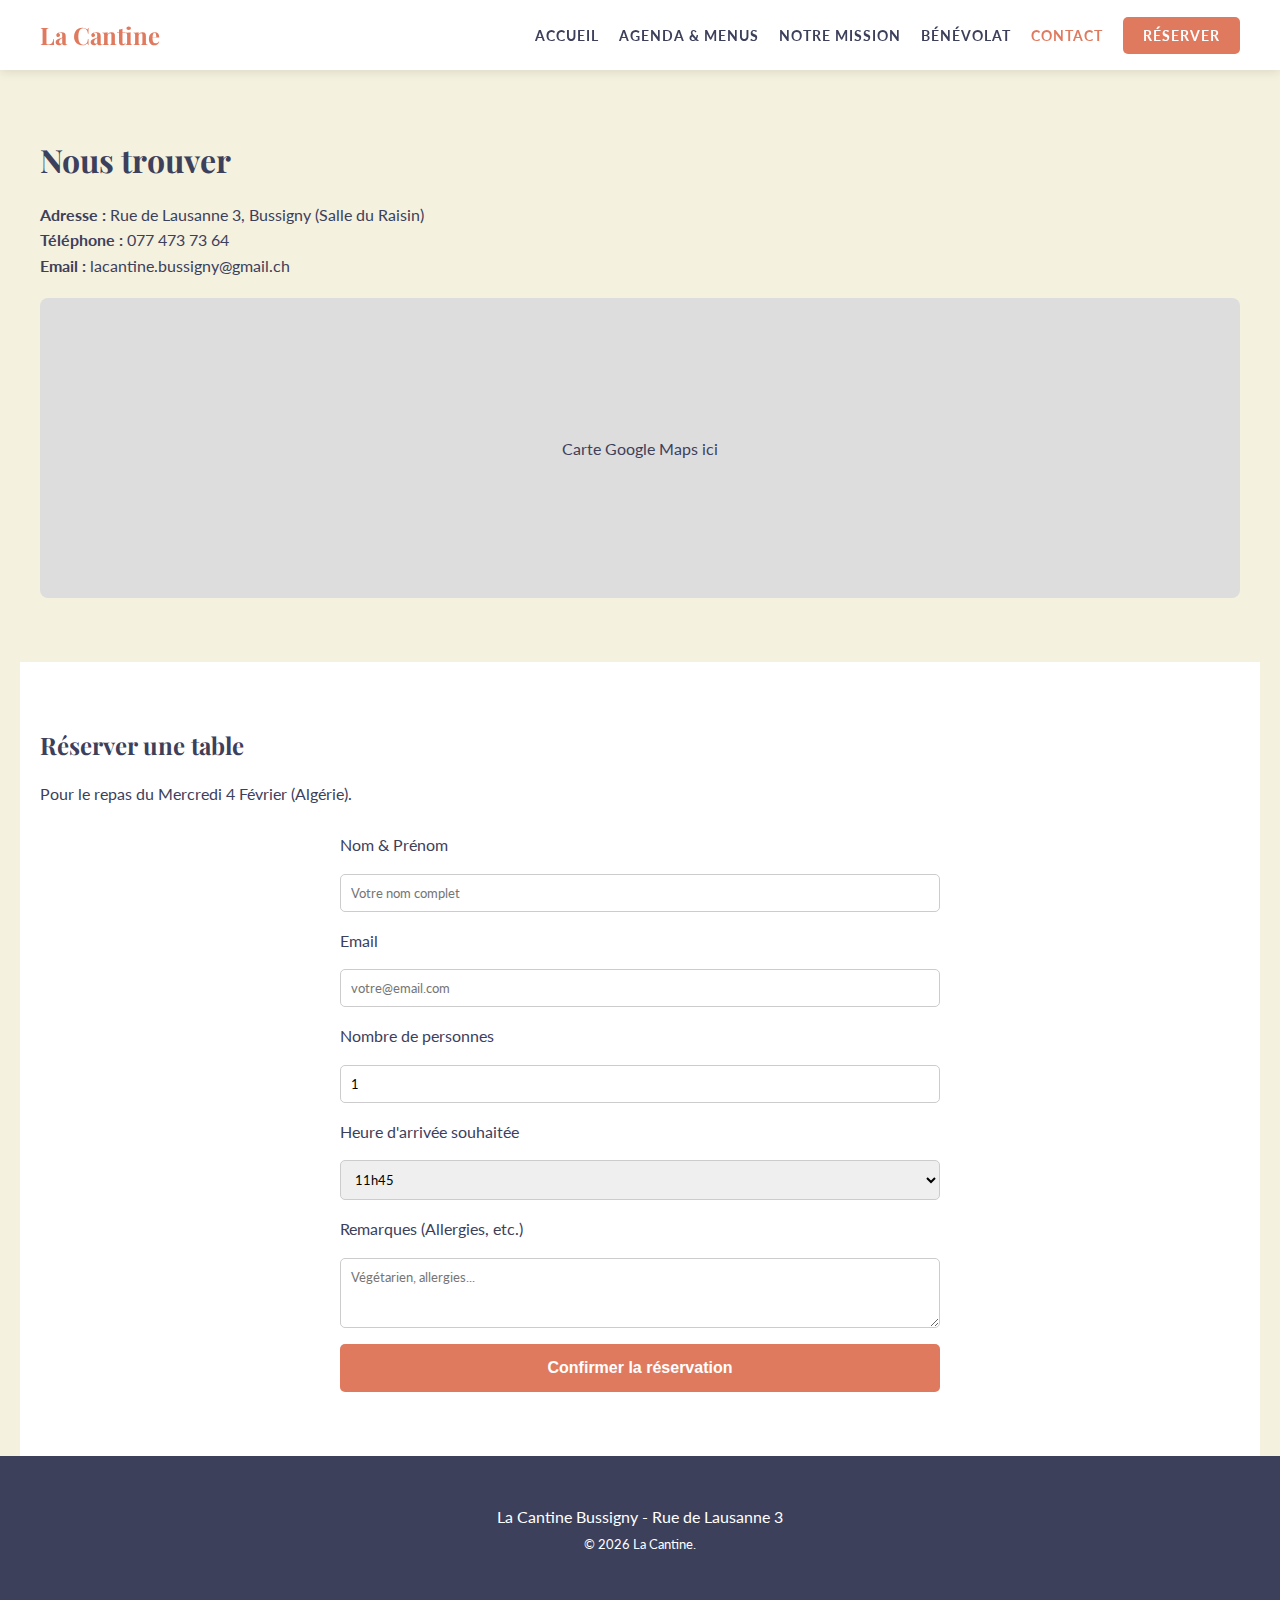
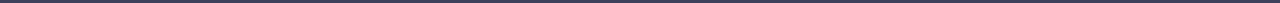
<file: contact.html>
<!DOCTYPE html>
<html lang="fr">
<head>
    <meta charset="UTF-8">
    <meta name="viewport" content="width=device-width, initial-scale=1.0">
    <title>Contact & Réservation - La Cantine</title>
    <link href="https://fonts.googleapis.com/css2?family=Lato:wght@400;700&family=Playfair+Display:wght@400;700&display=swap" rel="stylesheet">
    <link rel="stylesheet" href="style.css">
</head>
<body>

    <header>
        <nav class="navbar">
            <div class="logo">La Cantine</div>
            <ul class="nav-links">
                <li><a href="index.html">Accueil</a></li>
                <li><a href="agenda.html">Agenda & Menus</a></li>
                <li><a href="mission.html">Notre Mission</a></li>
                <li><a href="benevole.html">Bénévolat</a></li>
                <li><a href="contact.html" class="active">Contact</a></li>
                <li><a href="contact.html#reservation" class="btn-reserve">Réserver</a></li>
            </ul>
            <div class="burger">
                <div class="line1"></div>
                <div class="line2"></div>
                <div class="line3"></div>
            </div>
        </nav>
    </header>

    <section class="container">
        <h1>Nous trouver</h1>
        <p><strong>Adresse :</strong> Rue de Lausanne 3, Bussigny (Salle du Raisin)</p>
        <p><strong>Téléphone :</strong> 077 473 73 64</p>
        <p><strong>Email :</strong> lacantine.bussigny@gmail.ch</p>
        
        <div style="background-color: #ddd; height: 300px; width: 100%; display: flex; align-items: center; justify-content: center; margin-top: 20px; border-radius: 8px;">
            <p>Carte Google Maps ici</p>
        </div>
    </section>

    <section id="reservation" class="container" style="background-color: white;">
        <h2>Réserver une table</h2>
        <p>Pour le repas du Mercredi 4 Février (Algérie).</p>
        <br>
        <form id="reservationForm">
            <label>Nom & Prénom</label>
            <input type="text" placeholder="Votre nom complet" required>
            
            <label>Email</label>
            <input type="email" placeholder="votre@email.com" required>

            <label>Nombre de personnes</label>
            <input type="number" min="1" max="10" value="1" required>

            <label>Heure d'arrivée souhaitée</label>
            <select>
                <option>11h45</option>
                <option>12h00</option>
                <option>12h15</option>
                <option>12h30</option>
            </select>

            <label>Remarques (Allergies, etc.)</label>
            <textarea rows="3" placeholder="Végétarien, allergies..."></textarea>

            <button type="submit">Confirmer la réservation</button>
        </form>
    </section>

    <footer>
        <p>La Cantine Bussigny - Rue de Lausanne 3</p>
        <small>&copy; 2026 La Cantine.</small>
    </footer>

    <script src="app.js"></script>
</body>
</html>
</file>
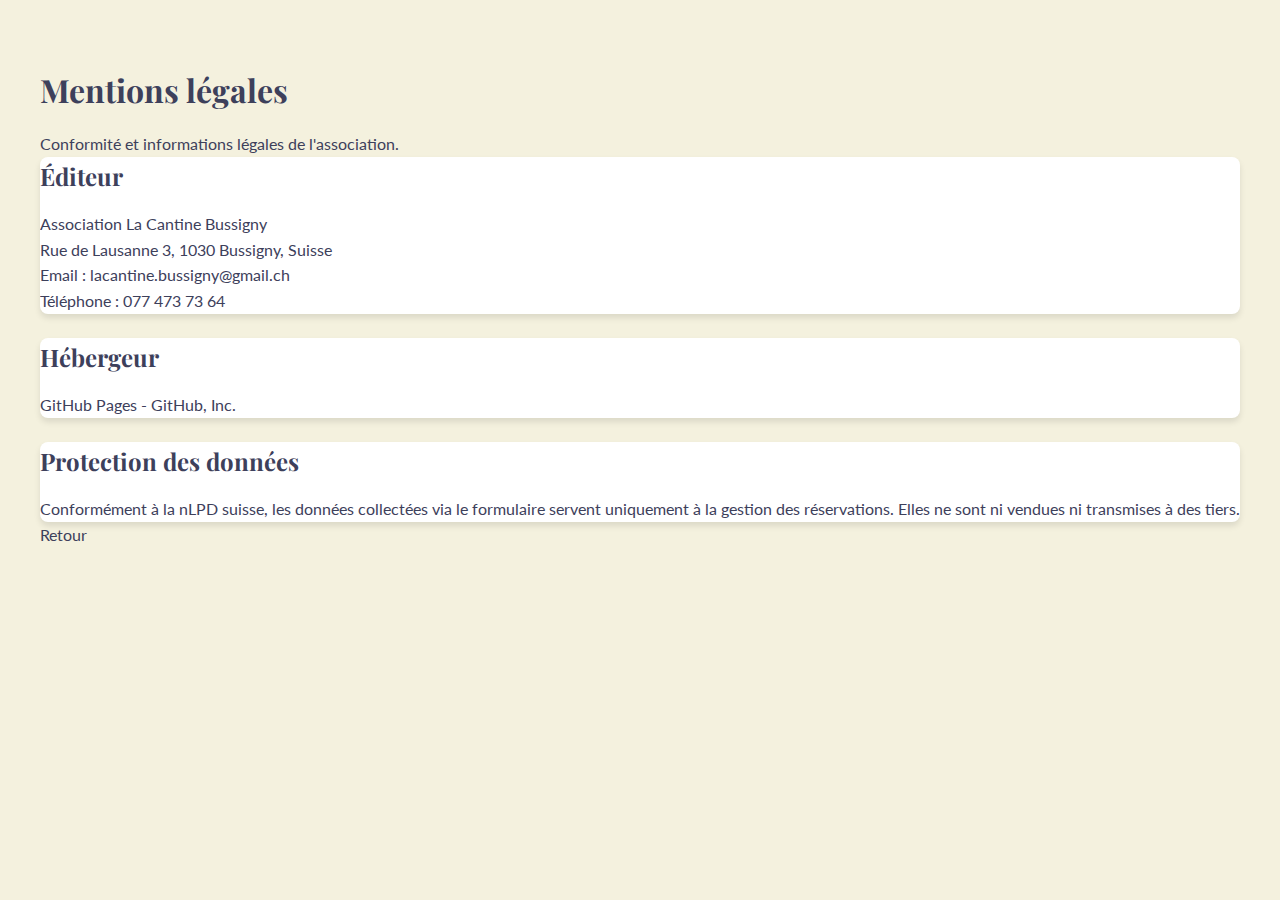
<file: legales.html>
<!DOCTYPE html>
<html lang="fr">
<head>
  <meta charset="UTF-8">
  <meta name="viewport" content="width=device-width, initial-scale=1.0">
  <title>Mentions légales - La Cantine Bussigny</title>
  <link rel="preconnect" href="https://fonts.googleapis.com">
  <link rel="preconnect" href="https://fonts.gstatic.com" crossorigin>
  <link href="https://fonts.googleapis.com/css2?family=Lato:wght@300;400;700&family=Playfair+Display:wght@500;700&display=swap" rel="stylesheet">
  <link rel="stylesheet" href="style.css">
</head>
<body>
  <main class="section">
    <div class="container">
      <div class="section-heading">
        <h1>Mentions légales</h1>
        <p>Conformité et informations légales de l'association.</p>
      </div>
      <div class="card">
        <h2>Éditeur</h2>
        <p>Association La Cantine Bussigny</p>
        <p>Rue de Lausanne 3, 1030 Bussigny, Suisse</p>
        <p>Email : lacantine.bussigny@gmail.ch</p>
        <p>Téléphone : 077 473 73 64</p>
      </div>
      <div class="card" style="margin-top: 24px;">
        <h2>Hébergeur</h2>
        <p>GitHub Pages - GitHub, Inc.</p>
      </div>
      <div class="card" style="margin-top: 24px;">
        <h2>Protection des données</h2>
        <p>Conformément à la nLPD suisse, les données collectées via le formulaire servent uniquement à la gestion des réservations. Elles ne sont ni vendues ni transmises à des tiers.</p>
      </div>
      <a class="button ghost" href="index.html">Retour</a>
    </div>
  </main>
</body>
</html>
</file>
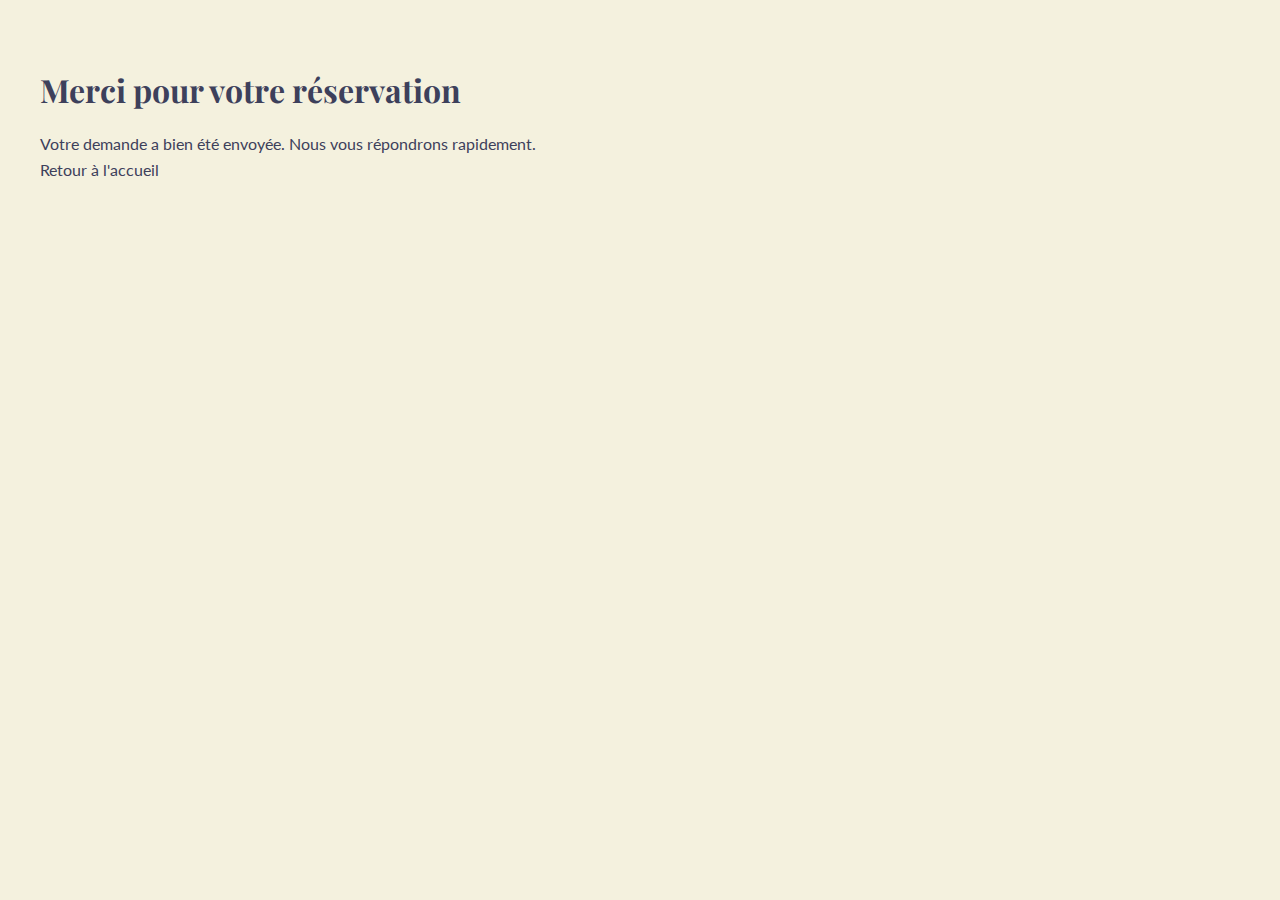
<file: merci.html>
<!DOCTYPE html>
<html lang="fr">
<head>
  <meta charset="UTF-8">
  <meta name="viewport" content="width=device-width, initial-scale=1.0">
  <title>Merci - La Cantine Bussigny</title>
  <link rel="preconnect" href="https://fonts.googleapis.com">
  <link rel="preconnect" href="https://fonts.gstatic.com" crossorigin>
  <link href="https://fonts.googleapis.com/css2?family=Lato:wght@300;400;700&family=Playfair+Display:wght@500;700&display=swap" rel="stylesheet">
  <link rel="stylesheet" href="style.css">
</head>
<body>
  <main class="section">
    <div class="container">
      <div class="section-heading">
        <h1>Merci pour votre réservation</h1>
        <p>Votre demande a bien été envoyée. Nous vous répondrons rapidement.</p>
      </div>
      <a class="button" href="index.html">Retour à l'accueil</a>
    </div>
  </main>
</body>
</html>
</file>
<file: style.css>
/* style.css */

/* Variables & Couleurs */
:root {
    --color-bg: #F4F1DE;        /* Blanc cassé / Crème */
    --color-text: #3D405B;      /* Bleu nuit / Gris foncé */
    --color-primary: #E07A5F;   /* Terracotta */
    --color-secondary: #81B29A; /* Vert Sauge */
    --color-accent: #F2CC8F;    /* Ocre / Jaune paille */
    --font-heading: 'Playfair Display', serif;
    --font-body: 'Lato', sans-serif;
    --spacing-container: 1200px;
}

/* Reset & Base */
* {
    box-sizing: border_box;
    margin: 0;
    padding: 0;
}

body {
    background-color: var(--color-bg);
    color: var(--color-text);
    font-family: var(--font-body);
    line-height: 1.6;
}

h1, h2, h3 {
    font-family: var(--font-heading);
    color: var(--color-text);
    margin-bottom: 1rem;
}

a {
    text-decoration: none;
    color: inherit;
    transition: 0.3s;
}

img {
    max-width: 100%;
    height: auto;
    display: block;
}

/* Navigation */
header {
    background-color: white;
    box-shadow: 0 2px 10px rgba(0,0,0,0.1);
    position: sticky;
    top: 0;
    z-index: 1000;
}

.navbar {
    max-width: var(--spacing-container);
    margin: 0 auto;
    display: flex;
    justify-content: space-between;
    align-items: center;
    padding: 1rem 20px;
}

.logo {
    font-family: var(--font-heading);
    font-size: 1.5rem;
    font-weight: bold;
    color: var(--color-primary);
}

.nav-links {
    display: flex;
    gap: 20px;
    list-style: none;
}

.nav-links a {
    font-weight: 700;
    font-size: 0.9rem;
    text-transform: uppercase;
    letter-spacing: 1px;
}

.nav-links a:hover, .nav-links a.active {
    color: var(--color-primary);
}

.btn-reserve {
    background-color: var(--color-primary);
    color: white !important;
    padding: 10px 20px;
    border-radius: 5px;
}

.btn-reserve:hover {
    background-color: #c9654a;
}

/* Burger Menu (Mobile) */
.burger {
    display: none;
    cursor: pointer;
}

.burger div {
    width: 25px;
    height: 3px;
    background-color: var(--color-text);
    margin: 5px;
    transition: all 0.3s ease;
}

/* Hero Section */
.hero {
    background-color: var(--color-secondary);
    color: white;
    text-align: center;
    padding: 4rem 20px;
    background-image: linear-gradient(rgba(0,0,0,0.3), rgba(0,0,0,0.3)), url('https://images.unsplash.com/photo-1555939594-58d7cb561ad1?auto=format&fit=crop&w=1200&q=80'); /* Placeholder image */
    background-size: cover;
    background-position: center;
}

.hero h1 {
    font-size: 3rem;
    color: white;
    margin-bottom: 1rem;
}

.hero p {
    font-size: 1.2rem;
    margin-bottom: 2rem;
    max-width: 600px;
    margin-left: auto;
    margin-right: auto;
}

.btn-hero {
    display: inline-block;
    background-color: var(--color-accent);
    color: var(--color-text);
    padding: 15px 30px;
    font-weight: bold;
    border-radius: 5px;
}

/* Containers */
.container {
    max-width: var(--spacing-container);
    margin: 0 auto;
    padding: 4rem 20px;
}

/* Cards (Agenda/Menu) */
.card-grid {
    display: grid;
    grid-template-columns: repeat(auto-fit, minmax(300px, 1fr));
    gap: 2rem;
}

.card {
    background: white;
    border-radius: 8px;
    overflow: hidden;
    box-shadow: 0 4px 6px rgba(0,0,0,0.1);
    transition: transform 0.3s;
}

.card:hover {
    transform: translateY(-5px);
}

.card-content {
    padding: 2rem;
}

.card-date {
    background-color: var(--color-secondary);
    color: white;
    padding: 5px 10px;
    font-size: 0.8rem;
    text-transform: uppercase;
    display: inline-block;
    margin-bottom: 1rem;
    border-radius: 4px;
}

/* Forms */
form {
    display: flex;
    flex-direction: column;
    gap: 1rem;
    max-width: 600px;
    margin: 0 auto;
}

input, textarea, select {
    padding: 10px;
    border: 1px solid #ccc;
    border-radius: 5px;
    font-family: var(--font-body);
}

button[type="submit"] {
    background-color: var(--color-primary);
    color: white;
    border: none;
    padding: 15px;
    cursor: pointer;
    font-weight: bold;
    border-radius: 5px;
    font-size: 1rem;
}

/* Footer */
footer {
    background-color: var(--color-text);
    color: white;
    padding: 3rem 20px;
    text-align: center;
}

footer a {
    color: var(--color-accent);
}

/* Mobile Responsive */
@media screen and (max-width: 768px) {
    .nav-links {
        position: absolute;
        right: 0px;
        height: 92vh;
        top: 8vh;
        background-color: white;
        display: flex;
        flex-direction: column;
        align-items: center;
        width: 50%;
        transform: translateX(100%);
        transition: transform 0.5s ease-in;
        box-shadow: -2px 0 5px rgba(0,0,0,0.1);
        padding-top: 2rem;
    }

    .nav-links.nav-active {
        transform: translateX(0%);
    }

    .burger {
        display: block;
    }

    .hero h1 {
        font-size: 2rem;
    }
}
</file>
